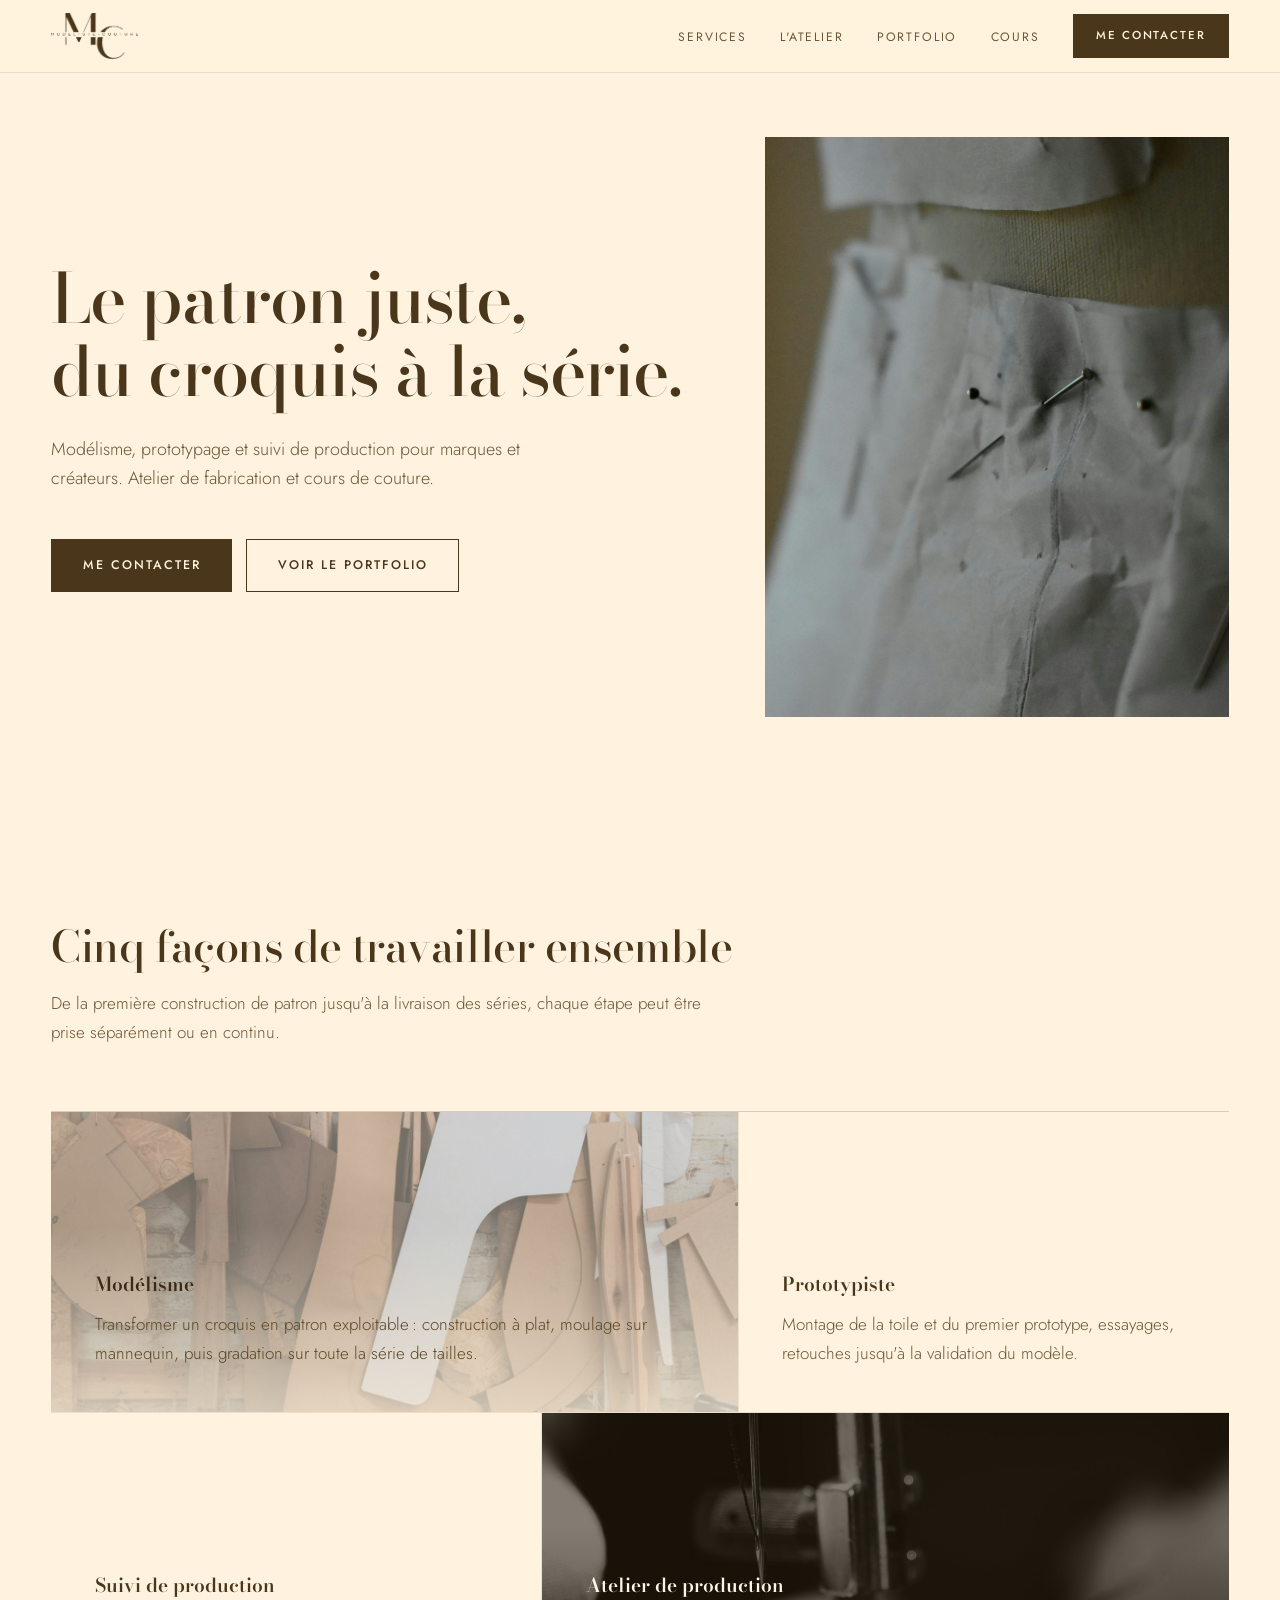
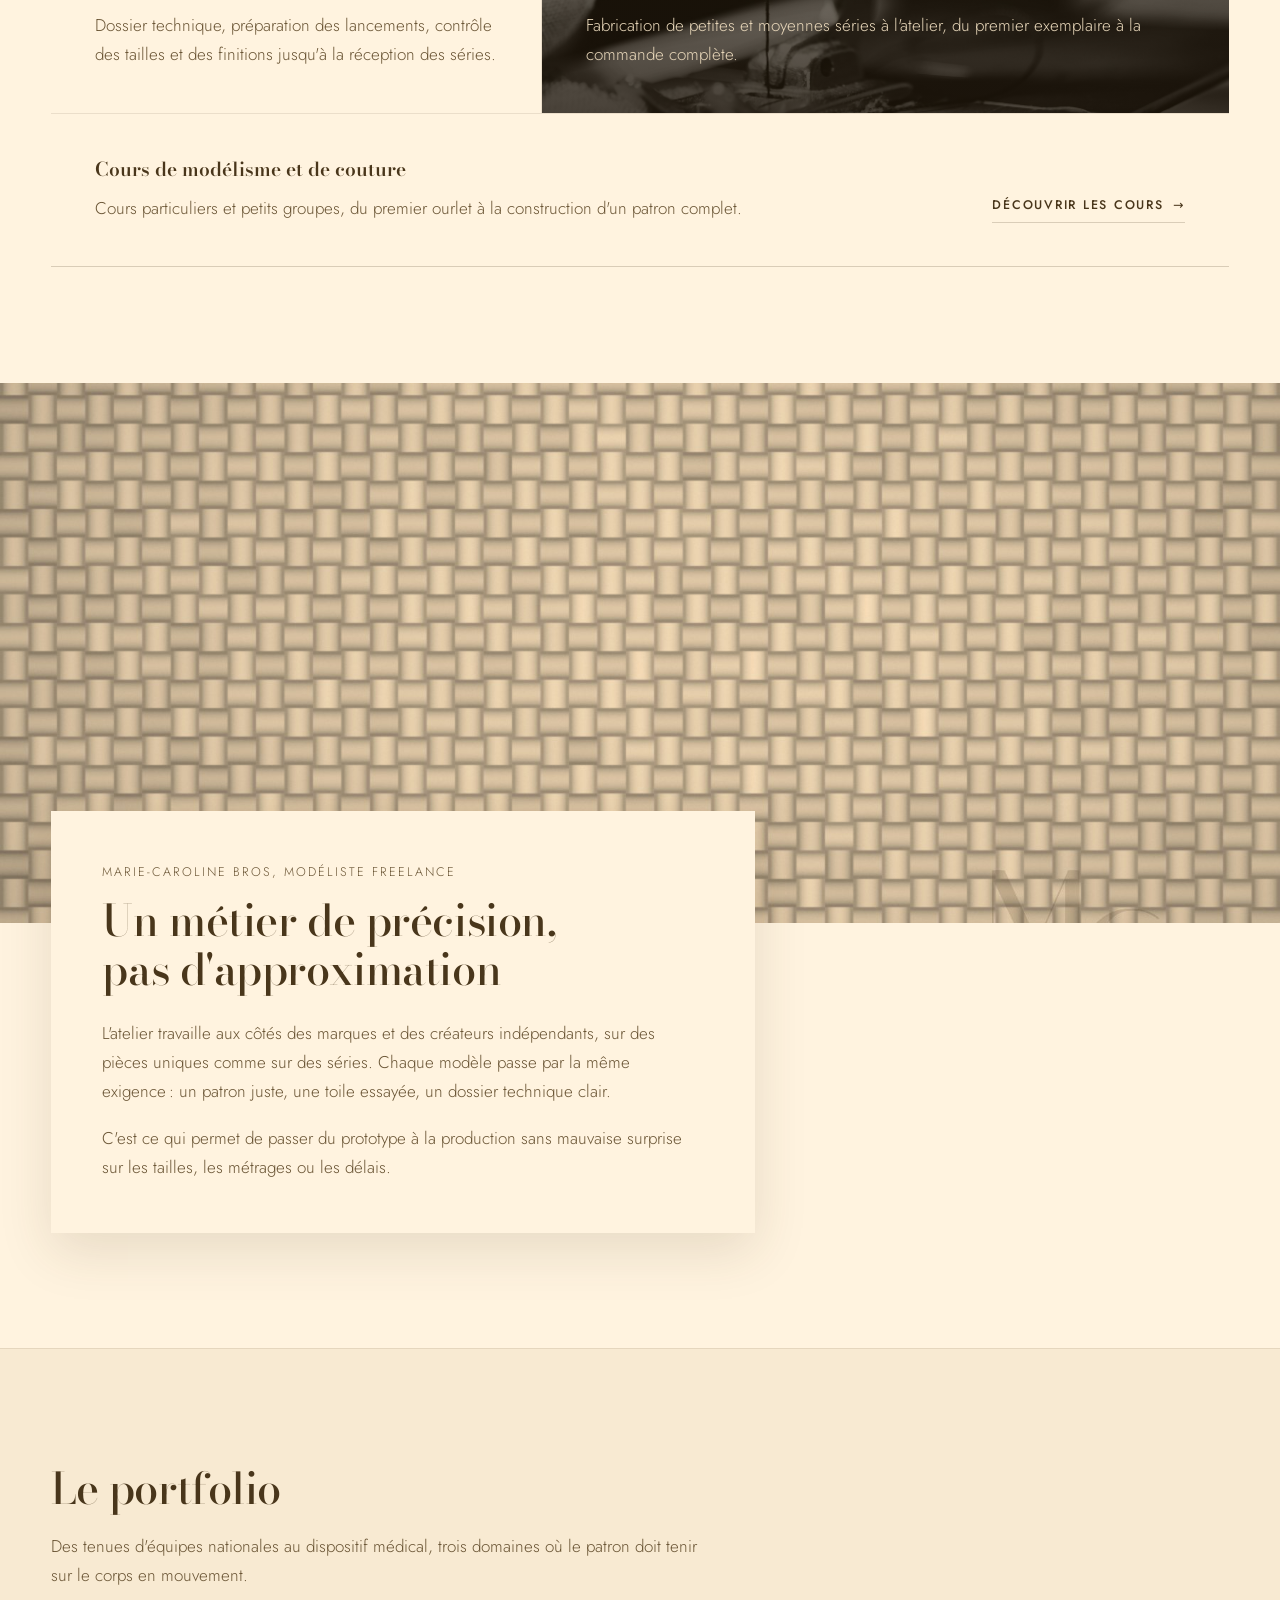
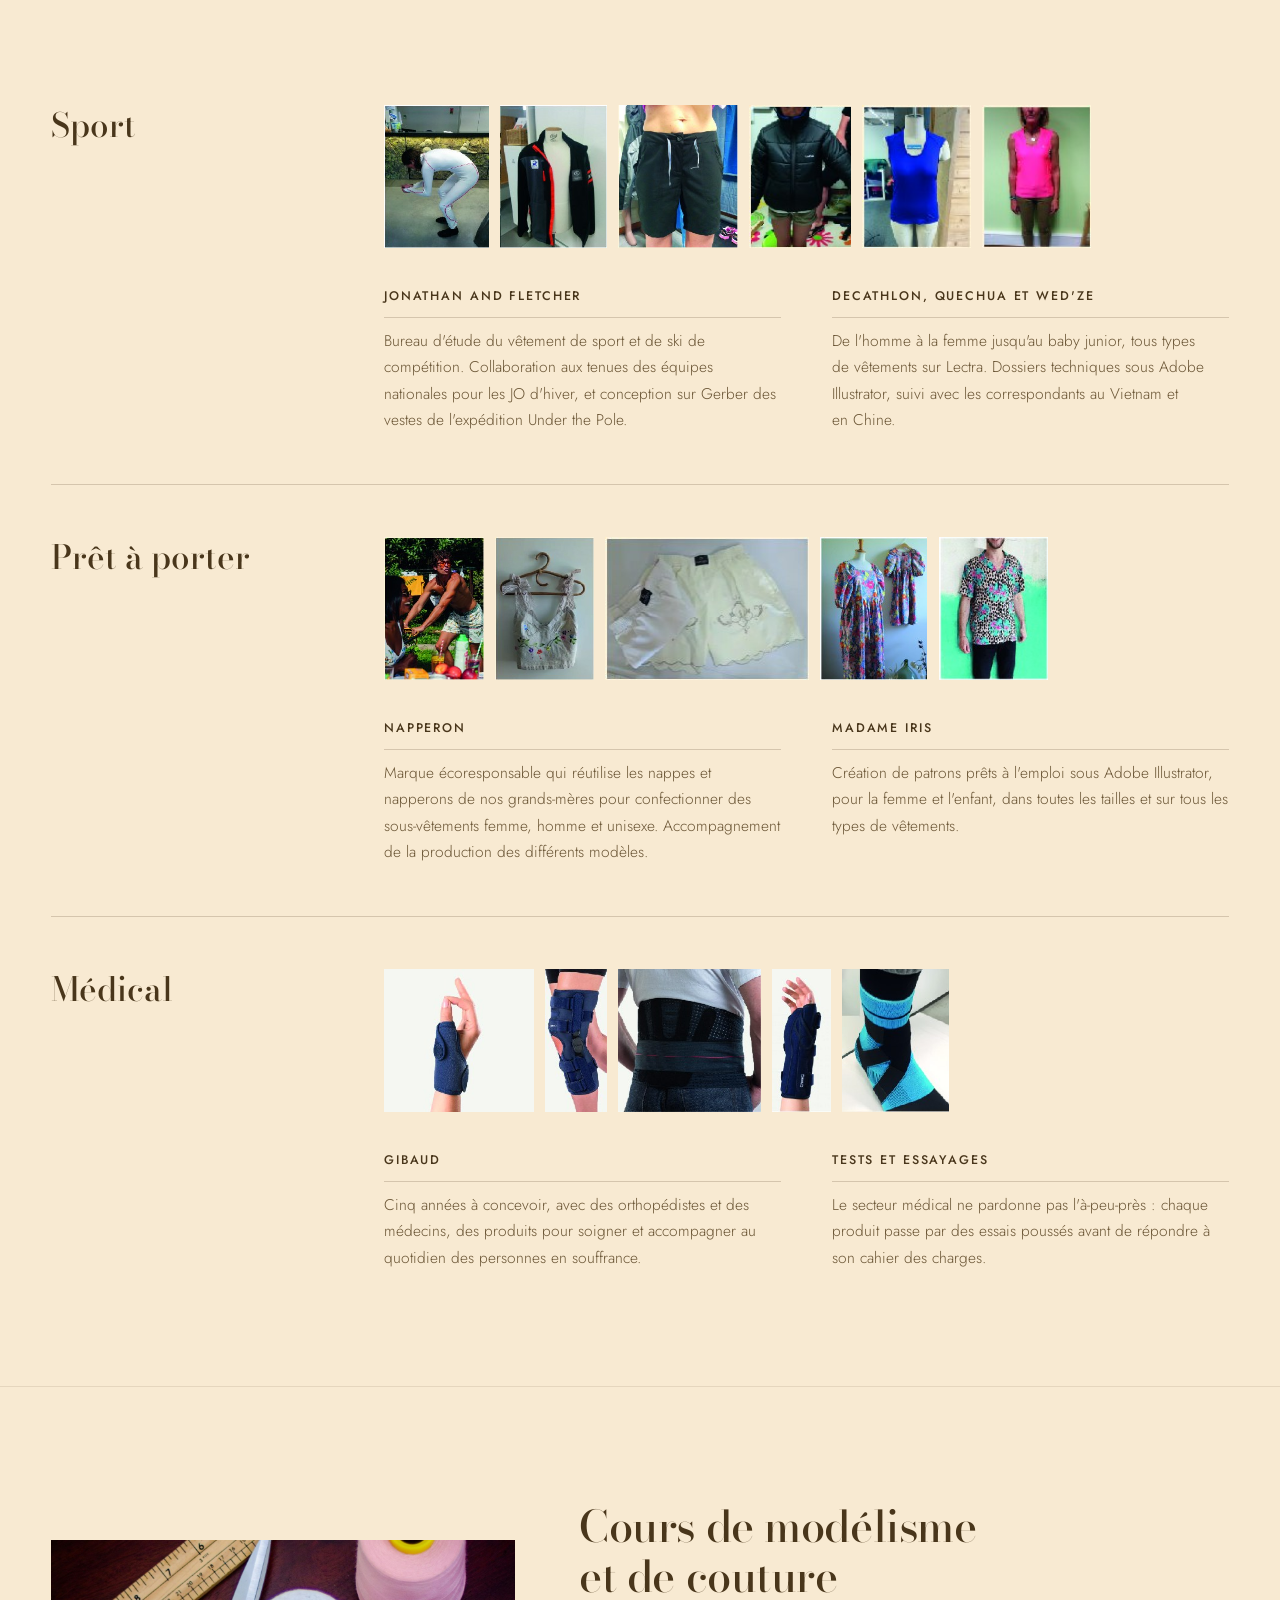
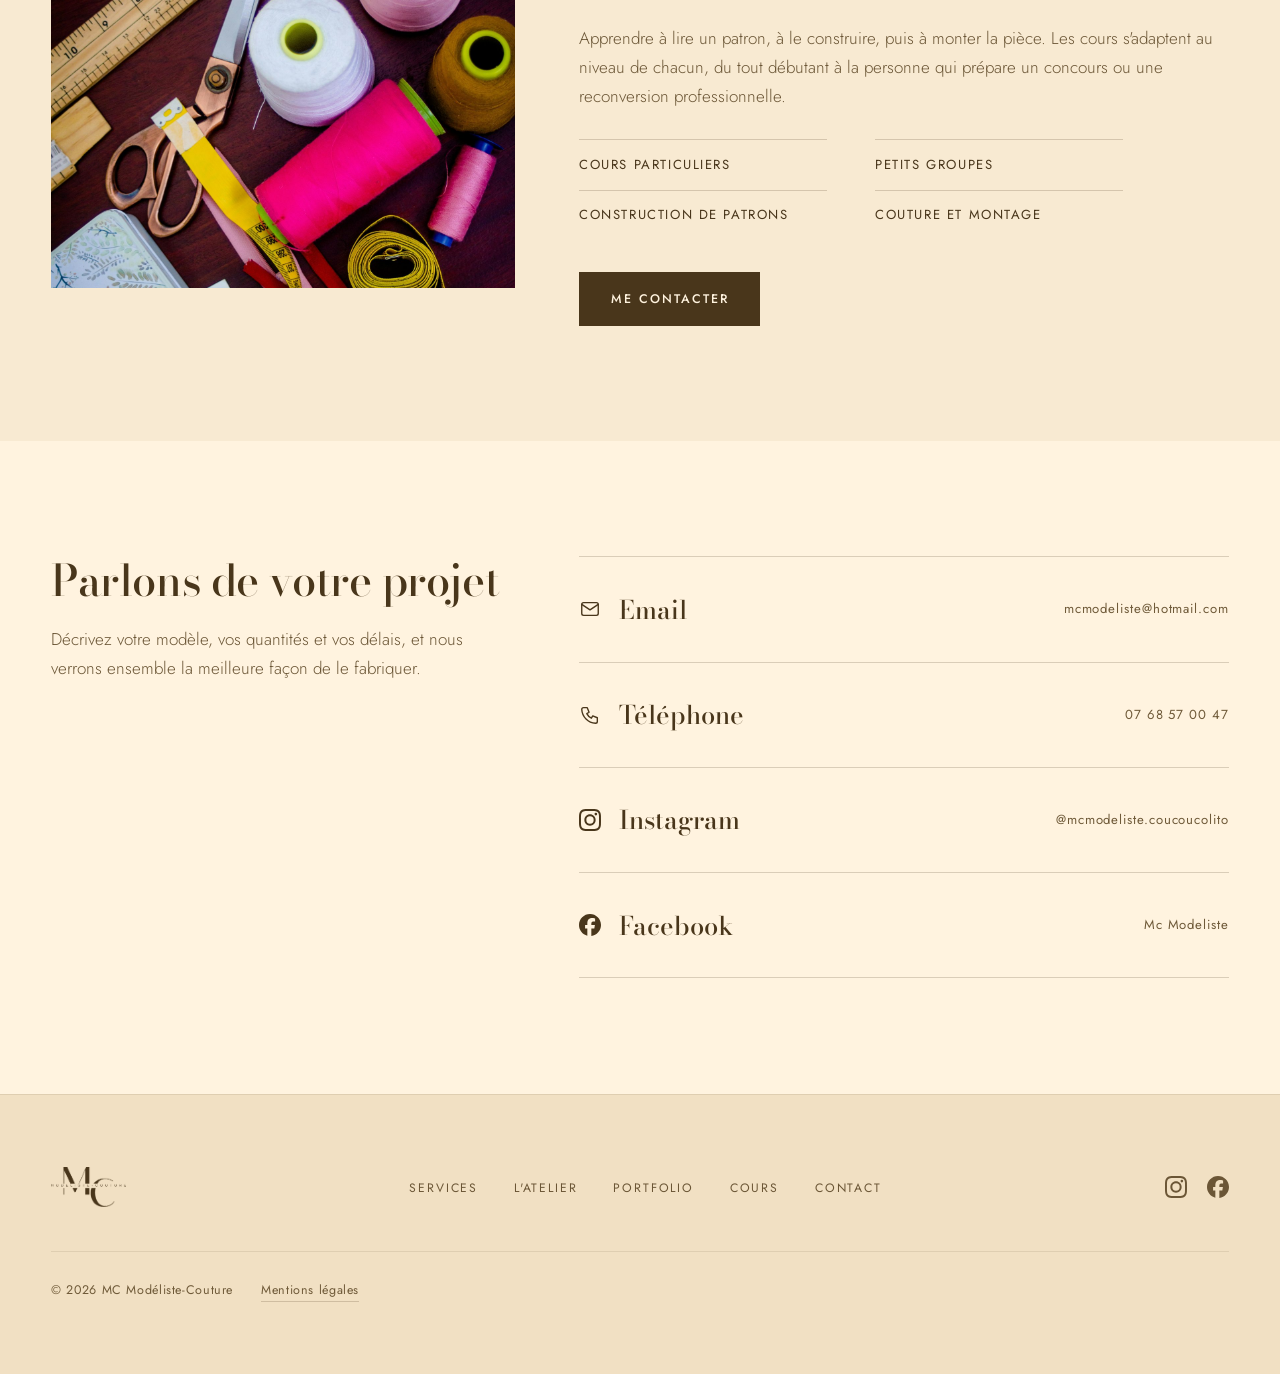
<file: index.html>
<!doctype html>
<html lang="fr">
<head>
<meta charset="utf-8">
<meta name="viewport" content="width=device-width, initial-scale=1">
<script>document.documentElement.classList.add('js');</script>
<title>MC Modéliste-Couture | Modélisme, prototypage et production</title>
<meta name="description" content="Marie-Caroline Bros, modéliste prototypiste freelance : patronage, prototypage, suivi et atelier de production, cours de couture. Sport, prêt-à-porter et médical.">
<link rel="canonical" href="https://carambar182.github.io/MCModelisteWebsite/">

<meta property="og:type" content="website">
<meta property="og:locale" content="fr_FR">
<meta property="og:site_name" content="MC Modéliste-Couture">
<meta property="og:title" content="MC Modéliste-Couture | Modélisme, prototypage et production">
<meta property="og:description" content="Du croquis au vêtement fini : patronage, prototypage, suivi de production, atelier et cours de couture.">
<meta property="og:image" content="assets/og-image.jpg">
<meta name="twitter:card" content="summary_large_image">

<link rel="icon" href="assets/favicon.ico" sizes="any">
<link rel="icon" href="assets/favicon-512.png" type="image/png" sizes="512x512">
<link rel="apple-touch-icon" href="assets/apple-touch-icon.png">
<meta name="theme-color" content="#FFF3DF" media="(prefers-color-scheme: light)">
<meta name="theme-color" content="#211710" media="(prefers-color-scheme: dark)">

<link rel="preload" href="assets/fonts/bodoni-moda-latin.woff2" as="font" type="font/woff2" crossorigin>
<link rel="preload" href="assets/fonts/jost-latin.woff2" as="font" type="font/woff2" crossorigin>
<link rel="stylesheet" href="assets/fonts/fonts.css">
<link rel="stylesheet" href="assets/css/style.css">

<script type="application/ld+json">
{
  "@context": "https://schema.org",
  "@type": "ProfessionalService",
  "name": "MC Modéliste-Couture",
  "description": "Modéliste prototypiste : patronage, prototypage, suivi de production, atelier de fabrication et cours de modélisme et de couture.",
  "image": "assets/og-image.jpg",
  "founder": { "@type": "Person", "name": "Marie-Caroline Bros", "jobTitle": "Modéliste prototypiste" },
  "knowsAbout": ["Modélisme", "Patronage", "Prototypage", "Vêtement de sport", "Prêt-à-porter", "Textile médical"],
  "email": "mcmodeliste@hotmail.com",
  "telephone": "+33768570047",
  "areaServed": "FR",
  "sameAs": [
    "https://www.facebook.com/profile.php?id=61576766272760",
    "https://www.instagram.com/mcmodeliste.coucoucolito"
  ]
}
</script>
</head>

<body>
<a class="skip-link" href="#contenu">Aller au contenu</a>

<header class="site-header" id="haut">
  <div class="site-header__inner">
    <a class="brand" href="#haut" aria-label="MC Modéliste-Couture, accueil">
      <img src="assets/logo-mc.png" alt="MC Modéliste-Couture" width="357" height="190" decoding="async">
    </a>

    <nav class="site-nav" id="menu" aria-label="Navigation principale">
      <ul>
        <li><a href="#services">Services</a></li>
        <li><a href="#atelier">L'atelier</a></li>
        <li><a href="#portfolio">Portfolio</a></li>
        <li><a href="#cours">Cours</a></li>
      </ul>
      <a class="btn btn--primary site-nav__cta" href="#contact">Me contacter</a>
    </nav>

    <button class="nav-toggle" type="button" aria-expanded="false" aria-controls="menu">
      <span class="nav-toggle__bars" aria-hidden="true"></span>
      <span class="nav-toggle__label">Menu</span>
    </button>
  </div>
</header>

<main id="contenu">

  <!-- ============ HERO : split asymétrique ============ -->
  <section class="hero">
    <div class="wrap hero__inner">
      <div class="hero__text reveal">
        <h1>Le patron juste,<br class="br-desktop">du croquis à la série.</h1>
        <p class="lede">
          Modélisme, prototypage et suivi de production pour marques et créateurs.
          Atelier de fabrication et cours de couture.
        </p>
        <div class="hero__actions">
          <a class="btn btn--primary" href="#contact">Me contacter</a>
          <a class="btn btn--ghost" href="#portfolio">Voir le portfolio</a>
        </div>
      </div>

      <figure class="hero__media reveal">
        <img src="assets/img/hero.jpg"
             alt="Gros plan sur une toile de patronage épinglée à la taille d'un mannequin de couture"
             width="1400" height="1750" fetchpriority="high" decoding="async">
      </figure>
    </div>
  </section>

  <!-- ============ SERVICES : bento asymétrique, 5 cellules ============ -->
  <section class="section services" id="services">
    <div class="wrap">
      <header class="section__head reveal">
        <h2>Cinq façons de travailler ensemble</h2>
        <p>De la première construction de patron jusqu'à la livraison des séries, chaque étape peut être prise séparément ou en continu.</p>
      </header>

      <div class="bento">
        <article class="bento__cell bento__cell--wide bento__cell--photo bento__cell--patronage reveal">
          <h3>Modélisme</h3>
          <p>Transformer un croquis en patron exploitable&#8239;: construction à plat, moulage sur mannequin, puis gradation sur toute la série de tailles.</p>
        </article>

        <article class="bento__cell reveal">
          <h3>Prototypiste</h3>
          <p>Montage de la toile et du premier prototype, essayages, retouches jusqu'à la validation du modèle.</p>
        </article>

        <article class="bento__cell reveal">
          <h3>Suivi de production</h3>
          <p>Dossier technique, préparation des lancements, contrôle des tailles et des finitions jusqu'à la réception des séries.</p>
        </article>

        <article class="bento__cell bento__cell--wide bento__cell--photo bento__cell--machine reveal">
          <h3>Atelier de production</h3>
          <p>Fabrication de petites et moyennes séries à l'atelier, du premier exemplaire à la commande complète.</p>
        </article>

        <article class="bento__cell bento__cell--full reveal">
          <div>
            <h3>Cours de modélisme et de couture</h3>
            <p>Cours particuliers et petits groupes, du premier ourlet à la construction d'un patron complet.</p>
          </div>
          <a class="link-arrow" href="#cours">Découvrir les cours</a>
        </article>
      </div>
    </div>
  </section>

  <!-- ============ ATELIER : bande pleine largeur + panneau décalé ============ -->
  <section class="section atelier" id="atelier">
    <div class="atelier__media">
      <!-- Visuel provisoire. Remplacer assets/img/atelier.jpg par une photo de l'atelier
           (paysage, environ 1800x1125 px). -->
      <img src="assets/img/atelier.jpg" alt="Tissu de coton clair tissé, posé à plat sur la table de travail"
           width="1800" height="1125" loading="lazy" decoding="async">
    </div>
    <div class="wrap">
      <div class="atelier__panel reveal">
        <p class="atelier__who">Marie-Caroline Bros, modéliste freelance</p>
        <h2>Un métier de précision, pas d'approximation</h2>
        <p>
          L'atelier travaille aux côtés des marques et des créateurs indépendants, sur des pièces
          uniques comme sur des séries. Chaque modèle passe par la même exigence&#8239;: un patron juste,
          une toile essayée, un dossier technique clair.
        </p>
        <p>
          C'est ce qui permet de passer du prototype à la production sans mauvaise surprise sur
          les tailles, les métrages ou les délais.
        </p>
      </div>
    </div>
  </section>

  <!-- ============ PORTFOLIO : trois domaines, photos des modèles ============ -->
  <section class="section portfolio" id="portfolio">
    <div class="wrap">
      <header class="section__head reveal">
        <h2>Le portfolio</h2>
        <p>Des tenues d'équipes nationales au dispositif médical, trois domaines où le patron doit tenir sur le corps en mouvement.</p>
      </header>

      <article class="pf-domain reveal">
        <h3 class="pf-domain__title">Sport</h3>
        <div class="pf-domain__body">
          <div class="pf-photos">
            <img src="assets/img/portfolio/sport-ski.jpg" alt="Athlète en combinaison de ski blanche ajustée, lors d'un essayage" width="175" height="240" loading="lazy" decoding="async">
            <img src="assets/img/portfolio/sport-veste.jpg" alt="Veste d'équipe noire et rouge présentée sur mannequin" width="179" height="240" loading="lazy" decoding="async">
            <img src="assets/img/portfolio/sport-short.jpg" alt="Short de sport noir porté, vue de face" width="205" height="245" loading="lazy" decoding="async">
            <img src="assets/img/portfolio/sport-doudoune.jpg" alt="Doudoune matelassée noire portée, capuche relevée" width="110" height="155" loading="lazy" decoding="async">
            <img src="assets/img/portfolio/sport-debardeur.jpg" alt="Débardeur de sport bleu sur buste de couture" width="99" height="130" loading="lazy" decoding="async">
            <img src="assets/img/portfolio/sport-brassiere.jpg" alt="Haut de sport rose porté, vue de face" width="99" height="131" loading="lazy" decoding="async">
          </div>
          <div class="pf-clients">
            <div>
              <h4>Jonathan and Fletcher</h4>
              <p>Bureau d'étude du vêtement de sport et de ski de compétition. Collaboration aux tenues des équipes nationales pour les JO d'hiver, et conception sur Gerber des vestes de l'expédition Under the Pole.</p>
            </div>
            <div>
              <h4>Decathlon, Quechua et Wed'ze</h4>
              <p>De l'homme à la femme jusqu'au baby junior, tous types de vêtements sur Lectra. Dossiers techniques sous Adobe Illustrator, suivi avec les correspondants au Vietnam et en Chine.</p>
            </div>
          </div>
        </div>
      </article>

      <article class="pf-domain reveal">
        <h3 class="pf-domain__title">Prêt à porter</h3>
        <div class="pf-domain__body">
          <div class="pf-photos">
            <img src="assets/img/portfolio/pap-plage.jpg" alt="Short à motif floral porté en extérieur, marque Napperon" width="186" height="267" loading="lazy" decoding="async">
            <img src="assets/img/portfolio/pap-caraco.jpg" alt="Caraco en dentelle brodée de fleurs, sur cintre" width="184" height="267" loading="lazy" decoding="async">
            <img src="assets/img/portfolio/pap-short.jpg" alt="Short écru en nappe ancienne brodée, à plat" width="203" height="143" loading="lazy" decoding="async">
            <img src="assets/img/portfolio/pap-robes.jpg" alt="Deux robes fleuries présentées sur mannequins" width="154" height="205" loading="lazy" decoding="async">
            <img src="assets/img/portfolio/pap-chemise.jpg" alt="Chemise à motif imprimé portée, manches courtes" width="140" height="184" loading="lazy" decoding="async">
          </div>
          <div class="pf-clients">
            <div>
              <h4>Napperon</h4>
              <p>Marque écoresponsable qui réutilise les nappes et napperons de nos grands-mères pour confectionner des sous-vêtements femme, homme et unisexe. Accompagnement de la production des différents modèles.</p>
            </div>
            <div>
              <h4>Madame Iris</h4>
              <p>Création de patrons prêts à l'emploi sous Adobe Illustrator, pour la femme et l'enfant, dans toutes les tailles et sur tous les types de vêtements.</p>
            </div>
          </div>
        </div>
      </article>

      <article class="pf-domain reveal">
        <h3 class="pf-domain__title">Médical</h3>
        <div class="pf-domain__body">
          <div class="pf-photos">
            <img src="assets/img/portfolio/med-pouce.jpg" alt="Orthèse de pouce en textile bleu marine, portée" width="240" height="229" loading="lazy" decoding="async">
            <img src="assets/img/portfolio/med-genou.jpg" alt="Genouillère articulée bleu marine, portée" width="98" height="229" loading="lazy" decoding="async">
            <img src="assets/img/portfolio/med-lombaire.jpg" alt="Ceinture lombaire noire portée à la taille" width="240" height="240" loading="lazy" decoding="async">
            <img src="assets/img/portfolio/med-poignet.jpg" alt="Attelle de poignet bleu marine, portée" width="98" height="240" loading="lazy" decoding="async">
            <img src="assets/img/portfolio/med-cheville.jpg" alt="Chevillère de maintien turquoise et noire, portée" width="175" height="236" loading="lazy" decoding="async">
          </div>
          <div class="pf-clients">
            <div>
              <h4>Gibaud</h4>
              <p>Cinq années à concevoir, avec des orthopédistes et des médecins, des produits pour soigner et accompagner au quotidien des personnes en souffrance.</p>
            </div>
            <div>
              <h4>Tests et essayages</h4>
              <p>Le secteur médical ne pardonne pas l'à-peu-près : chaque produit passe par des essais poussés avant de répondre à son cahier des charges.</p>
            </div>
          </div>
        </div>
      </article>
    </div>
  </section>

  <!-- ============ COURS : split image / texte ============ -->
  <section class="section cours" id="cours">
    <div class="wrap cours__inner">
      <figure class="cours__media reveal">
        <img src="assets/img/cours.jpg"
             alt="Règle de coupe, ciseaux de couture, mètre ruban, bobines de fil et fermetures posés sur une table en bois"
             width="1400" height="1050" loading="lazy" decoding="async">
      </figure>

      <div class="cours__text reveal">
        <h2>Cours de modélisme et de couture</h2>
        <p>
          Apprendre à lire un patron, à le construire, puis à monter la pièce. Les cours s'adaptent
          au niveau de chacun, du tout débutant à la personne qui prépare un concours ou une
          reconversion professionnelle.
        </p>
        <ul class="cours__list">
          <li>Cours particuliers</li>
          <li>Petits groupes</li>
          <li>Construction de patrons</li>
          <li>Couture et montage</li>
        </ul>
        <a class="btn btn--primary" href="#contact">Me contacter</a>
      </div>
    </div>
  </section>

  <!-- ============ CONTACT ============ -->
  <section class="section contact" id="contact">
    <div class="wrap contact__inner">
      <div class="contact__intro reveal">
        <h2>Parlons de votre projet</h2>
        <p>
          Décrivez votre modèle, vos quantités et vos délais, et nous verrons ensemble la
          meilleure façon de le fabriquer.
        </p>
      </div>

      <ul class="contact__channels reveal">
        <li>
          <a href="mailto:mcmodeliste@hotmail.com">
            <svg class="icon" viewBox="0 0 24 24" fill="none" stroke="currentColor" stroke-width="1.5" stroke-linecap="round" stroke-linejoin="round" aria-hidden="true" focusable="false"><path d="M3 7a2 2 0 0 1 2 -2h14a2 2 0 0 1 2 2v10a2 2 0 0 1 -2 2h-14a2 2 0 0 1 -2 -2v-10"/><path d="M3 7l9 6l9 -6"/></svg>
            <span class="contact__channel-name">Email</span>
            <span class="contact__channel-handle">mcmodeliste@hotmail.com</span>
          </a>
        </li>
        <li>
          <a href="tel:+33768570047">
            <svg class="icon" viewBox="0 0 24 24" fill="none" stroke="currentColor" stroke-width="1.5" stroke-linecap="round" stroke-linejoin="round" aria-hidden="true" focusable="false"><path d="M5 4h4l2 5l-2.5 1.5a11 11 0 0 0 5 5l1.5 -2.5l5 2v4a2 2 0 0 1 -2 2a16 16 0 0 1 -15 -15a2 2 0 0 1 2 -2"/></svg>
            <span class="contact__channel-name">Téléphone</span>
            <span class="contact__channel-handle">07 68 57 00 47</span>
          </a>
        </li>
        <li>
          <a href="https://www.instagram.com/mcmodeliste.coucoucolito" target="_blank" rel="noopener noreferrer">
            <svg class="icon" viewBox="0 0 24 24" aria-hidden="true" focusable="false"><path fill="currentColor" d="M7.0301.084c-1.2768.0602-2.1487.264-2.911.5634-.7888.3075-1.4575.72-2.1228 1.3877-.6652.6677-1.075 1.3368-1.3802 2.127-.2954.7638-.4956 1.6365-.552 2.914-.0564 1.2775-.0689 1.6882-.0626 4.947.0062 3.2586.0206 3.6671.0825 4.9473.061 1.2765.264 2.1482.5635 2.9107.308.7889.72 1.4573 1.388 2.1228.6679.6655 1.3365 1.0743 2.1285 1.38.7632.295 1.6361.4961 2.9134.552 1.2773.056 1.6884.069 4.9462.0627 3.2578-.0062 3.668-.0207 4.9478-.0814 1.28-.0607 2.147-.2652 2.9098-.5633.7889-.3086 1.4578-.72 2.1228-1.3881.665-.6682 1.0745-1.3378 1.3795-2.1284.2957-.7632.4966-1.636.552-2.9124.056-1.2809.0692-1.6898.063-4.948-.0063-3.2583-.021-3.6668-.0817-4.9465-.0607-1.2797-.264-2.1487-.5633-2.9117-.3084-.7889-.72-1.4568-1.3876-2.1228C21.2982 1.33 20.628.9208 19.8378.6165 19.074.321 18.2017.1197 16.9244.0645 15.6471.0093 15.236-.005 11.977.0014 8.718.0076 8.31.0215 7.0301.0839m.1402 21.6932c-1.17-.0509-1.8053-.2453-2.2287-.408-.5606-.216-.96-.4771-1.3819-.895-.422-.4178-.6811-.8186-.9-1.378-.1644-.4234-.3624-1.058-.4171-2.228-.0595-1.2645-.072-1.6442-.079-4.848-.007-3.2037.0053-3.583.0607-4.848.05-1.169.2456-1.805.408-2.2282.216-.5613.4762-.96.895-1.3816.4188-.4217.8184-.6814 1.3783-.9003.423-.1651 1.0575-.3614 2.227-.4171 1.2655-.06 1.6447-.072 4.848-.079 3.2033-.007 3.5835.005 4.8495.0608 1.169.0508 1.8053.2445 2.228.408.5608.216.96.4754 1.3816.895.4217.4194.6816.8176.9005 1.3787.1653.4217.3617 1.056.4169 2.2263.0602 1.2655.0739 1.645.0796 4.848.0058 3.203-.0055 3.5834-.061 4.848-.051 1.17-.245 1.8055-.408 2.2294-.216.5604-.4763.96-.8954 1.3814-.419.4215-.8181.6811-1.3783.9-.4224.1649-1.0577.3617-2.2262.4174-1.2656.0595-1.6448.072-4.8493.079-3.2045.007-3.5825-.006-4.848-.0608M16.953 5.5864A1.44 1.44 0 1 0 18.39 4.144a1.44 1.44 0 0 0-1.437 1.4424M5.8385 12.012c.0067 3.4032 2.7706 6.1557 6.173 6.1493 3.4026-.0065 6.157-2.7701 6.1506-6.1733-.0065-3.4032-2.771-6.1565-6.174-6.1498-3.403.0067-6.156 2.771-6.1496 6.1738M8 12.0077a4 4 0 1 1 4.008 3.9921A3.9996 3.9996 0 0 1 8 12.0077"/></svg>
            <span class="contact__channel-name">Instagram</span>
            <span class="contact__channel-handle">@mcmodeliste.coucoucolito</span>
          </a>
        </li>
        <li>
          <a href="https://www.facebook.com/profile.php?id=61576766272760" target="_blank" rel="noopener noreferrer">
            <svg class="icon" viewBox="0 0 24 24" aria-hidden="true" focusable="false"><path fill="currentColor" d="M9.101 23.691v-7.98H6.627v-3.667h2.474v-1.58c0-4.085 1.848-5.978 5.858-5.978.401 0 .955.042 1.468.103a8.68 8.68 0 0 1 1.141.195v3.325a8.623 8.623 0 0 0-.653-.036 26.805 26.805 0 0 0-.733-.009c-.707 0-1.259.096-1.675.309a1.686 1.686 0 0 0-.679.622c-.258.42-.374.995-.374 1.752v1.297h3.919l-.386 2.103-.287 1.564h-3.246v8.245C19.396 23.238 24 18.179 24 12.044c0-6.627-5.373-12-12-12s-12 5.373-12 12c0 5.628 3.874 10.35 9.101 11.647Z"/></svg>
            <span class="contact__channel-name">Facebook</span>
            <span class="contact__channel-handle">Mc Modeliste</span>
          </a>
        </li>

      </ul>
    </div>
  </section>

</main>

<footer class="site-footer">
  <div class="wrap site-footer__inner">
    <div class="site-footer__brand">
      <img src="assets/logo-mc.png" alt="MC Modéliste-Couture" width="357" height="190" loading="lazy" decoding="async">
    </div>

    <nav class="site-footer__nav" aria-label="Navigation de bas de page">
      <ul>
        <li><a href="#services">Services</a></li>
        <li><a href="#atelier">L'atelier</a></li>
        <li><a href="#portfolio">Portfolio</a></li>
        <li><a href="#cours">Cours</a></li>
        <li><a href="#contact">Contact</a></li>
      </ul>
    </nav>

    <div class="site-footer__social">
      <a href="https://www.instagram.com/mcmodeliste.coucoucolito" target="_blank" rel="noopener noreferrer" aria-label="Instagram">
        <svg class="icon" viewBox="0 0 24 24" aria-hidden="true" focusable="false"><path fill="currentColor" d="M7.0301.084c-1.2768.0602-2.1487.264-2.911.5634-.7888.3075-1.4575.72-2.1228 1.3877-.6652.6677-1.075 1.3368-1.3802 2.127-.2954.7638-.4956 1.6365-.552 2.914-.0564 1.2775-.0689 1.6882-.0626 4.947.0062 3.2586.0206 3.6671.0825 4.9473.061 1.2765.264 2.1482.5635 2.9107.308.7889.72 1.4573 1.388 2.1228.6679.6655 1.3365 1.0743 2.1285 1.38.7632.295 1.6361.4961 2.9134.552 1.2773.056 1.6884.069 4.9462.0627 3.2578-.0062 3.668-.0207 4.9478-.0814 1.28-.0607 2.147-.2652 2.9098-.5633.7889-.3086 1.4578-.72 2.1228-1.3881.665-.6682 1.0745-1.3378 1.3795-2.1284.2957-.7632.4966-1.636.552-2.9124.056-1.2809.0692-1.6898.063-4.948-.0063-3.2583-.021-3.6668-.0817-4.9465-.0607-1.2797-.264-2.1487-.5633-2.9117-.3084-.7889-.72-1.4568-1.3876-2.1228C21.2982 1.33 20.628.9208 19.8378.6165 19.074.321 18.2017.1197 16.9244.0645 15.6471.0093 15.236-.005 11.977.0014 8.718.0076 8.31.0215 7.0301.0839m.1402 21.6932c-1.17-.0509-1.8053-.2453-2.2287-.408-.5606-.216-.96-.4771-1.3819-.895-.422-.4178-.6811-.8186-.9-1.378-.1644-.4234-.3624-1.058-.4171-2.228-.0595-1.2645-.072-1.6442-.079-4.848-.007-3.2037.0053-3.583.0607-4.848.05-1.169.2456-1.805.408-2.2282.216-.5613.4762-.96.895-1.3816.4188-.4217.8184-.6814 1.3783-.9003.423-.1651 1.0575-.3614 2.227-.4171 1.2655-.06 1.6447-.072 4.848-.079 3.2033-.007 3.5835.005 4.8495.0608 1.169.0508 1.8053.2445 2.228.408.5608.216.96.4754 1.3816.895.4217.4194.6816.8176.9005 1.3787.1653.4217.3617 1.056.4169 2.2263.0602 1.2655.0739 1.645.0796 4.848.0058 3.203-.0055 3.5834-.061 4.848-.051 1.17-.245 1.8055-.408 2.2294-.216.5604-.4763.96-.8954 1.3814-.419.4215-.8181.6811-1.3783.9-.4224.1649-1.0577.3617-2.2262.4174-1.2656.0595-1.6448.072-4.8493.079-3.2045.007-3.5825-.006-4.848-.0608M16.953 5.5864A1.44 1.44 0 1 0 18.39 4.144a1.44 1.44 0 0 0-1.437 1.4424M5.8385 12.012c.0067 3.4032 2.7706 6.1557 6.173 6.1493 3.4026-.0065 6.157-2.7701 6.1506-6.1733-.0065-3.4032-2.771-6.1565-6.174-6.1498-3.403.0067-6.156 2.771-6.1496 6.1738M8 12.0077a4 4 0 1 1 4.008 3.9921A3.9996 3.9996 0 0 1 8 12.0077"/></svg>
      </a>
      <a href="https://www.facebook.com/profile.php?id=61576766272760" target="_blank" rel="noopener noreferrer" aria-label="Facebook">
        <svg class="icon" viewBox="0 0 24 24" aria-hidden="true" focusable="false"><path fill="currentColor" d="M9.101 23.691v-7.98H6.627v-3.667h2.474v-1.58c0-4.085 1.848-5.978 5.858-5.978.401 0 .955.042 1.468.103a8.68 8.68 0 0 1 1.141.195v3.325a8.623 8.623 0 0 0-.653-.036 26.805 26.805 0 0 0-.733-.009c-.707 0-1.259.096-1.675.309a1.686 1.686 0 0 0-.679.622c-.258.42-.374.995-.374 1.752v1.297h3.919l-.386 2.103-.287 1.564h-3.246v8.245C19.396 23.238 24 18.179 24 12.044c0-6.627-5.373-12-12-12s-12 5.373-12 12c0 5.628 3.874 10.35 9.101 11.647Z"/></svg>
      </a>
    </div>

    <p class="site-footer__legal">
      <span>&copy; <span id="annee">2026</span> MC Modéliste-Couture</span>
      <a href="mentions-legales.html">Mentions légales</a>
    </p>
  </div>
</footer>

<script src="assets/js/main.js" defer></script>
</body>
</html>
</file>
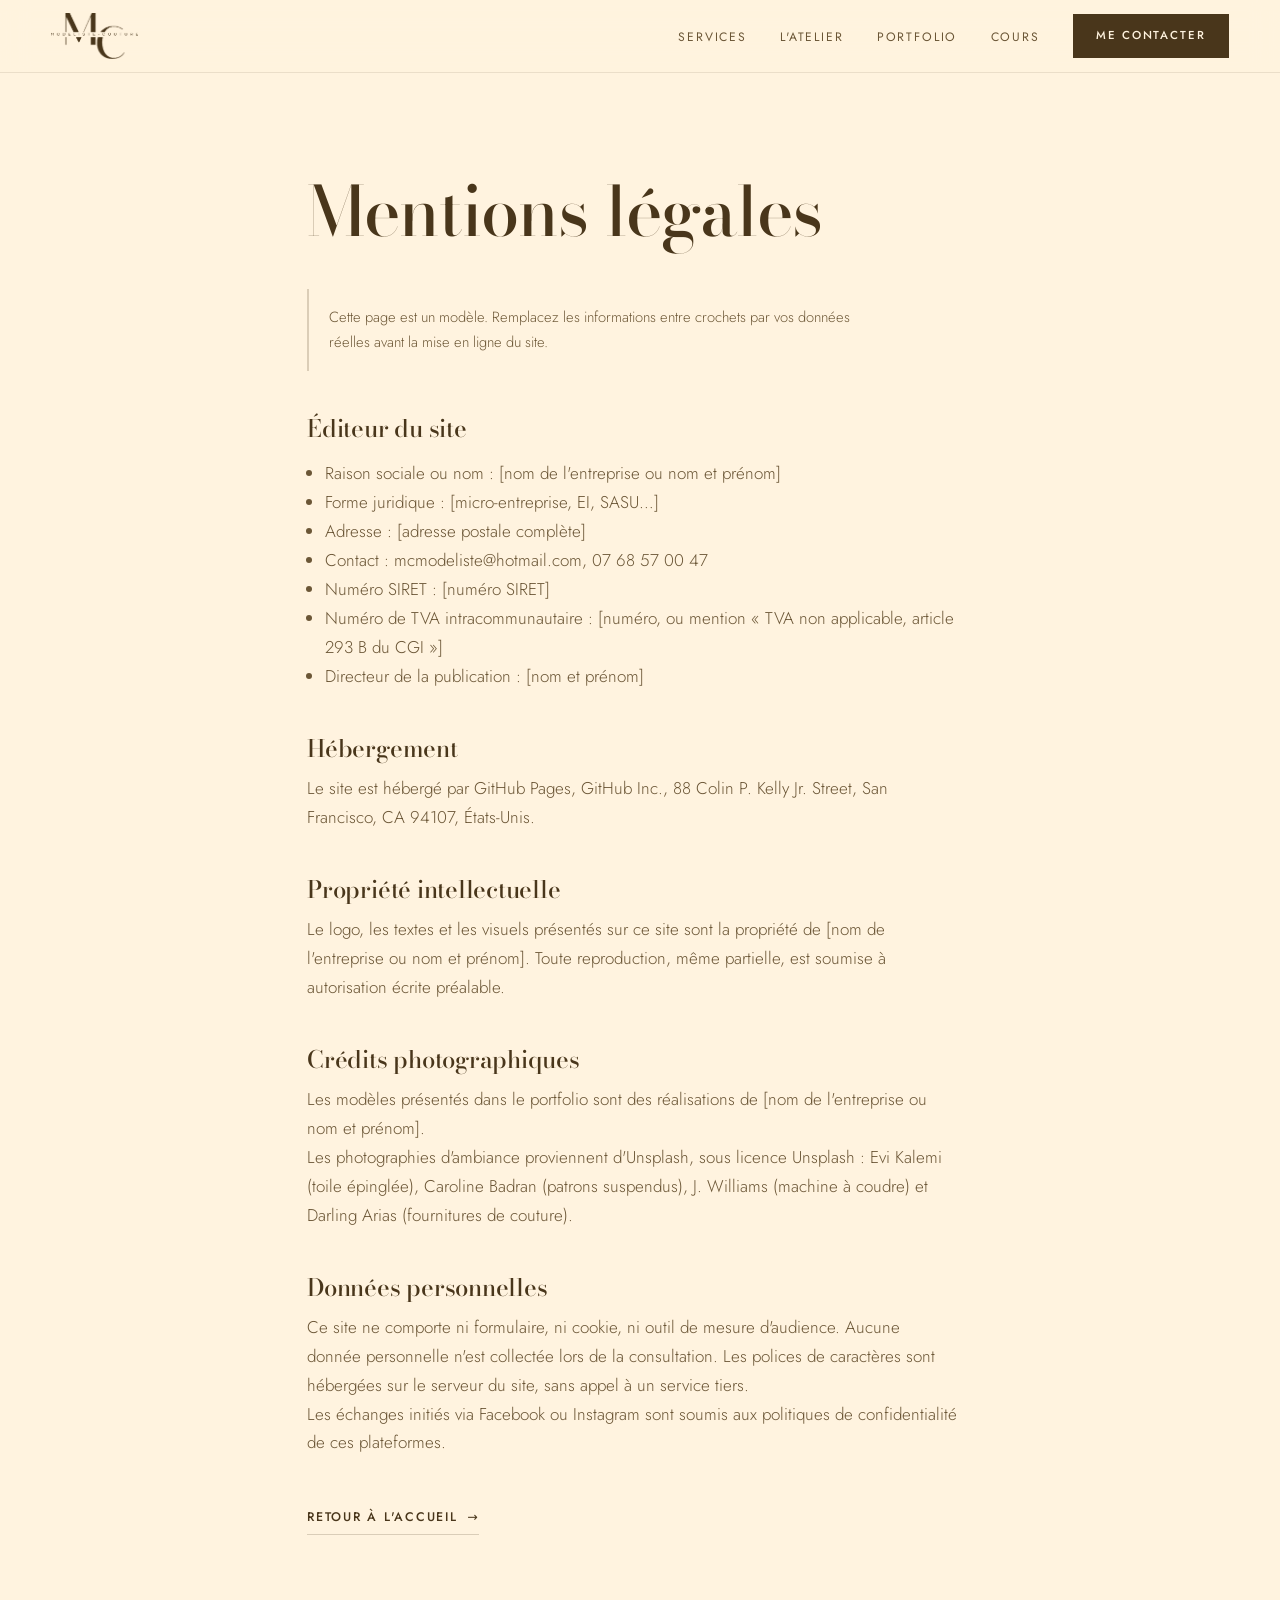
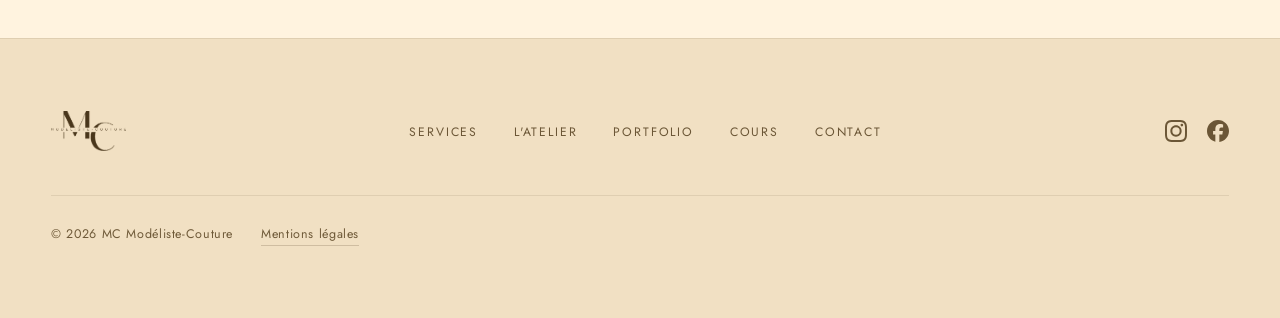
<file: mentions-legales.html>
<!doctype html>
<html lang="fr">
<head>
<meta charset="utf-8">
<meta name="viewport" content="width=device-width, initial-scale=1">
<script>document.documentElement.classList.add('js');</script>
<title>Mentions légales | MC Modéliste-Couture</title>
<meta name="description" content="Mentions légales du site MC Modéliste-Couture.">
<meta name="robots" content="noindex, follow">

<link rel="icon" href="assets/favicon.ico" sizes="any">
<link rel="icon" href="assets/favicon-512.png" type="image/png" sizes="512x512">
<link rel="apple-touch-icon" href="assets/apple-touch-icon.png">
<meta name="theme-color" content="#FFF3DF" media="(prefers-color-scheme: light)">
<meta name="theme-color" content="#211710" media="(prefers-color-scheme: dark)">

<link rel="stylesheet" href="assets/fonts/fonts.css">
<link rel="stylesheet" href="assets/css/style.css">
</head>

<body>
<a class="skip-link" href="#contenu">Aller au contenu</a>

<header class="site-header">
  <div class="site-header__inner">
    <a class="brand" href="index.html" aria-label="MC Modéliste-Couture, accueil">
      <img src="assets/logo-mc.png" alt="MC Modéliste-Couture" width="357" height="190" decoding="async">
    </a>
    <nav class="site-nav" id="menu" aria-label="Navigation principale">
      <ul>
        <li><a href="index.html#services">Services</a></li>
        <li><a href="index.html#atelier">L'atelier</a></li>
        <li><a href="index.html#portfolio">Portfolio</a></li>
        <li><a href="index.html#cours">Cours</a></li>
      </ul>
      <a class="btn btn--primary site-nav__cta" href="index.html#contact">Me contacter</a>
    </nav>
    <button class="nav-toggle" type="button" aria-expanded="false" aria-controls="menu">
      <span class="nav-toggle__bars" aria-hidden="true"></span>
      <span class="nav-toggle__label">Menu</span>
    </button>
  </div>
</header>

<main id="contenu" class="legal-page">
  <div class="wrap">
    <h1>Mentions légales</h1>

    <!-- À COMPLÉTER : les champs entre crochets sont obligatoires pour un site
         professionnel français (article 6 de la loi pour la confiance dans
         l'économie numérique). Remplacez chaque crochet, puis supprimez le
         paragraphe « note » ci-dessous. -->
    <p class="note">
      Cette page est un modèle. Remplacez les informations entre crochets par vos
      données réelles avant la mise en ligne du site.
    </p>

    <h2>Éditeur du site</h2>
    <ul>
      <li>Raison sociale ou nom : [nom de l'entreprise ou nom et prénom]</li>
      <li>Forme juridique : [micro-entreprise, EI, SASU…]</li>
      <li>Adresse : [adresse postale complète]</li>
      <li>Contact : mcmodeliste@hotmail.com, 07 68 57 00 47</li>
      <li>Numéro SIRET : [numéro SIRET]</li>
      <li>Numéro de TVA intracommunautaire : [numéro, ou mention « TVA non applicable, article 293 B du CGI »]</li>
      <li>Directeur de la publication : [nom et prénom]</li>
    </ul>

    <h2>Hébergement</h2>
    <p>
      Le site est hébergé par GitHub Pages, GitHub Inc., 88 Colin P. Kelly Jr. Street,
      San Francisco, CA 94107, États-Unis.
    </p>

    <h2>Propriété intellectuelle</h2>
    <p>
      Le logo, les textes et les visuels présentés sur ce site sont la propriété de
      [nom de l'entreprise ou nom et prénom]. Toute reproduction, même partielle, est
      soumise à autorisation écrite préalable.
    </p>

    <h2>Crédits photographiques</h2>
    <p>
      Les modèles présentés dans le portfolio sont des réalisations de
      [nom de l'entreprise ou nom et prénom].
    </p>
    <p>
      Les photographies d'ambiance proviennent d'Unsplash, sous licence Unsplash :
      Evi Kalemi (toile épinglée), Caroline Badran (patrons suspendus),
      J. Williams (machine à coudre) et Darling Arias (fournitures de couture).
    </p>

    <h2>Données personnelles</h2>
    <p>
      Ce site ne comporte ni formulaire, ni cookie, ni outil de mesure d'audience. Aucune
      donnée personnelle n'est collectée lors de la consultation. Les polices de caractères
      sont hébergées sur le serveur du site, sans appel à un service tiers.
    </p>
    <p>
      Les échanges initiés via Facebook ou Instagram sont soumis aux politiques de
      confidentialité de ces plateformes.
    </p>

    <p style="margin-top:2.75rem"><a class="link-arrow" href="index.html">Retour à l'accueil</a></p>
  </div>
</main>

<footer class="site-footer">
  <div class="wrap site-footer__inner">
    <div class="site-footer__brand">
      <img src="assets/logo-mc.png" alt="MC Modéliste-Couture" width="357" height="190" loading="lazy" decoding="async">
    </div>
    <nav class="site-footer__nav" aria-label="Navigation de bas de page">
      <ul>
        <li><a href="index.html#services">Services</a></li>
        <li><a href="index.html#atelier">L'atelier</a></li>
        <li><a href="index.html#portfolio">Portfolio</a></li>
        <li><a href="index.html#cours">Cours</a></li>
        <li><a href="index.html#contact">Contact</a></li>
      </ul>
    </nav>
    <div class="site-footer__social">
      <a href="https://www.instagram.com/mcmodeliste.coucoucolito" target="_blank" rel="noopener noreferrer" aria-label="Instagram">
        <svg class="icon" viewBox="0 0 24 24" aria-hidden="true" focusable="false"><path fill="currentColor" d="M7.0301.084c-1.2768.0602-2.1487.264-2.911.5634-.7888.3075-1.4575.72-2.1228 1.3877-.6652.6677-1.075 1.3368-1.3802 2.127-.2954.7638-.4956 1.6365-.552 2.914-.0564 1.2775-.0689 1.6882-.0626 4.947.0062 3.2586.0206 3.6671.0825 4.9473.061 1.2765.264 2.1482.5635 2.9107.308.7889.72 1.4573 1.388 2.1228.6679.6655 1.3365 1.0743 2.1285 1.38.7632.295 1.6361.4961 2.9134.552 1.2773.056 1.6884.069 4.9462.0627 3.2578-.0062 3.668-.0207 4.9478-.0814 1.28-.0607 2.147-.2652 2.9098-.5633.7889-.3086 1.4578-.72 2.1228-1.3881.665-.6682 1.0745-1.3378 1.3795-2.1284.2957-.7632.4966-1.636.552-2.9124.056-1.2809.0692-1.6898.063-4.948-.0063-3.2583-.021-3.6668-.0817-4.9465-.0607-1.2797-.264-2.1487-.5633-2.9117-.3084-.7889-.72-1.4568-1.3876-2.1228C21.2982 1.33 20.628.9208 19.8378.6165 19.074.321 18.2017.1197 16.9244.0645 15.6471.0093 15.236-.005 11.977.0014 8.718.0076 8.31.0215 7.0301.0839m.1402 21.6932c-1.17-.0509-1.8053-.2453-2.2287-.408-.5606-.216-.96-.4771-1.3819-.895-.422-.4178-.6811-.8186-.9-1.378-.1644-.4234-.3624-1.058-.4171-2.228-.0595-1.2645-.072-1.6442-.079-4.848-.007-3.2037.0053-3.583.0607-4.848.05-1.169.2456-1.805.408-2.2282.216-.5613.4762-.96.895-1.3816.4188-.4217.8184-.6814 1.3783-.9003.423-.1651 1.0575-.3614 2.227-.4171 1.2655-.06 1.6447-.072 4.848-.079 3.2033-.007 3.5835.005 4.8495.0608 1.169.0508 1.8053.2445 2.228.408.5608.216.96.4754 1.3816.895.4217.4194.6816.8176.9005 1.3787.1653.4217.3617 1.056.4169 2.2263.0602 1.2655.0739 1.645.0796 4.848.0058 3.203-.0055 3.5834-.061 4.848-.051 1.17-.245 1.8055-.408 2.2294-.216.5604-.4763.96-.8954 1.3814-.419.4215-.8181.6811-1.3783.9-.4224.1649-1.0577.3617-2.2262.4174-1.2656.0595-1.6448.072-4.8493.079-3.2045.007-3.5825-.006-4.848-.0608M16.953 5.5864A1.44 1.44 0 1 0 18.39 4.144a1.44 1.44 0 0 0-1.437 1.4424M5.8385 12.012c.0067 3.4032 2.7706 6.1557 6.173 6.1493 3.4026-.0065 6.157-2.7701 6.1506-6.1733-.0065-3.4032-2.771-6.1565-6.174-6.1498-3.403.0067-6.156 2.771-6.1496 6.1738M8 12.0077a4 4 0 1 1 4.008 3.9921A3.9996 3.9996 0 0 1 8 12.0077"/></svg>
      </a>
      <a href="https://www.facebook.com/profile.php?id=61576766272760" target="_blank" rel="noopener noreferrer" aria-label="Facebook">
        <svg class="icon" viewBox="0 0 24 24" aria-hidden="true" focusable="false"><path fill="currentColor" d="M9.101 23.691v-7.98H6.627v-3.667h2.474v-1.58c0-4.085 1.848-5.978 5.858-5.978.401 0 .955.042 1.468.103a8.68 8.68 0 0 1 1.141.195v3.325a8.623 8.623 0 0 0-.653-.036 26.805 26.805 0 0 0-.733-.009c-.707 0-1.259.096-1.675.309a1.686 1.686 0 0 0-.679.622c-.258.42-.374.995-.374 1.752v1.297h3.919l-.386 2.103-.287 1.564h-3.246v8.245C19.396 23.238 24 18.179 24 12.044c0-6.627-5.373-12-12-12s-12 5.373-12 12c0 5.628 3.874 10.35 9.101 11.647Z"/></svg>
      </a>
    </div>
    <p class="site-footer__legal">
      <span>&copy; <span id="annee">2026</span> MC Modéliste-Couture</span>
      <a href="mentions-legales.html">Mentions légales</a>
    </p>
  </div>
</footer>

<script src="assets/js/main.js" defer></script>
</body>
</html>
</file>
<file: assets/fonts/fonts.css>
/* Polices auto-hebergees (pas d'appel a Google Fonts : RGPD + performance). */

/* Bodoni Moda - variable wght 400..900, opsz 6..96. Reprend le Didone du monogramme MC. */
@font-face {
  font-family: 'Bodoni Moda';
  font-style: normal;
  font-weight: 400 700;
  font-display: swap;
  src: url(./bodoni-moda-latin.woff2) format('woff2');
  unicode-range: U+0000-00FF, U+0131, U+0152-0153, U+02BB-02BC, U+02C6, U+02DA, U+02DC, U+0304, U+0308, U+0329, U+2000-206F, U+20AC, U+2122, U+2191, U+2193, U+2212, U+2215, U+FEFF, U+FFFD;
}
@font-face {
  font-family: 'Bodoni Moda';
  font-style: normal;
  font-weight: 400 700;
  font-display: swap;
  src: url(./bodoni-moda-latin-ext.woff2) format('woff2');
  unicode-range: U+0100-02BA, U+02BD-02C5, U+02C7-02CC, U+02CE-02D7, U+02DD-02FF, U+0304, U+0308, U+0329, U+1D00-1DBF, U+1E00-1E9F, U+1EF2-1EFF, U+2020, U+20A0-20AB, U+20AD-20C0, U+2113, U+2C60-2C7F, U+A720-A7FF;
}

/* Jost - variable wght 100..900. Reprend le lettrage geometrique du wordmark. */
@font-face {
  font-family: 'Jost';
  font-style: normal;
  font-weight: 200 700;
  font-display: swap;
  src: url(./jost-latin.woff2) format('woff2');
  unicode-range: U+0000-00FF, U+0131, U+0152-0153, U+02BB-02BC, U+02C6, U+02DA, U+02DC, U+0304, U+0308, U+0329, U+2000-206F, U+20AC, U+2122, U+2191, U+2193, U+2212, U+2215, U+FEFF, U+FFFD;
}
@font-face {
  font-family: 'Jost';
  font-style: normal;
  font-weight: 200 700;
  font-display: swap;
  src: url(./jost-latin-ext.woff2) format('woff2');
  unicode-range: U+0100-02BA, U+02BD-02C5, U+02C7-02CC, U+02CE-02D7, U+02DD-02FF, U+0304, U+0308, U+0329, U+1D00-1DBF, U+1E00-1E9F, U+1EF2-1EFF, U+2020, U+20A0-20AB, U+20AD-20C0, U+2113, U+2C60-2C7F, U+A720-A7FF;
}
</file>
<file: assets/css/style.css>
/* ==========================================================================
   MC Modéliste-Couture
   Palette et typographie reprises du logo : brun #49361B sur crème #FFF3DF,
   monogramme Didone (Bodoni Moda) + lettrage géométrique (Jost).
   Un seul accent, un seul rayon de bord (0), un seul thème à la fois.
   ========================================================================== */

:root {
  --paper:      #FFF3DF;
  --paper-2:    #F8EAD2;
  --paper-3:    #F1E0C3;
  --ink:        #49361B;
  --ink-soft:   #6B5636;
  --ink-mute:   #6F5A39;
  --line:       rgba(73, 54, 27, .20);
  --line-soft:  rgba(73, 54, 27, .11);
  --shadow:     0 18px 50px rgba(73, 54, 27, .13);
  --img-filter: none;
  --logo-filter: none;

  --cell-veil-dark:      rgba(41, 30, 15, .58);
  --cell-veil-light:     rgba(255, 243, 223, .40);
  --cell-scrim-on-dark:  rgba(25, 17, 8, .55);
  --cell-scrim-on-light: rgba(255, 243, 223, .62);
  --cell-ink-light:      #3A2A14;
  --cell-ink-soft-light: #5C4726;

  --nav-h: 72px;
  --wrap: 1280px;
  --gutter: clamp(1.25rem, 4vw, 3.5rem);
  --radius: 0;

  --serif: 'Bodoni Moda', 'Didot', 'Times New Roman', serif;
  --sans:  'Jost', 'Futura', 'Century Gothic', system-ui, sans-serif;
  --ease:  cubic-bezier(.16, 1, .3, 1);

  color-scheme: light dark;
}

/* Le thème sombre est défini une seule fois, puis appliqué dans les trois cas :
   réglage système, choix explicite « sombre », et jamais quand « clair » est
   explicitement demandé. */
@media (prefers-color-scheme: dark) {
  :root:not([data-theme="light"]) {
    --paper:      #211710;
    --paper-2:    #2A1E14;
    --paper-3:    #33251a;
    --ink:        #F5E7CF;
    --ink-soft:   #D8C4A3;
    --ink-mute:   #AE9877;
    --line:       rgba(245, 231, 207, .20);
    --line-soft:  rgba(245, 231, 207, .10);
    --shadow:     0 18px 50px rgba(0, 0, 0, .45);
    --img-filter: brightness(.78) saturate(.92);
    --logo-filter: brightness(0) invert(1) opacity(.92);

    --cell-veil-dark:      rgba(20, 13, 8, .70);
    --cell-veil-light:     rgba(33, 23, 16, .82);
    --cell-scrim-on-dark:  rgba(10, 7, 3, .58);
    --cell-scrim-on-light: rgba(18, 12, 7, .60);
    --cell-ink-light:      #F5E7CF;
    --cell-ink-soft-light: #D8C4A3;
  }
}

:root[data-theme="dark"] {
  --paper:      #211710;
  --paper-2:    #2A1E14;
  --paper-3:    #33251a;
  --ink:        #F5E7CF;
  --ink-soft:   #D8C4A3;
  --ink-mute:   #AE9877;
  --line:       rgba(245, 231, 207, .20);
  --line-soft:  rgba(245, 231, 207, .10);
  --shadow:     0 18px 50px rgba(0, 0, 0, .45);
  --img-filter: brightness(.78) saturate(.92);
  --logo-filter: brightness(0) invert(1) opacity(.92);

  --cell-veil-dark:      rgba(20, 13, 8, .70);
  --cell-veil-light:     rgba(33, 23, 16, .82);
  --cell-scrim-on-dark:  rgba(10, 7, 3, .58);
  --cell-scrim-on-light: rgba(18, 12, 7, .60);
  --cell-ink-light:      #F5E7CF;
  --cell-ink-soft-light: #D8C4A3;
}

/* --------------------------------------------------------- base --------- */

*, *::before, *::after { box-sizing: border-box; }

html {
  -webkit-text-size-adjust: 100%;
  scroll-padding-top: calc(var(--nav-h) + 1.5rem);
}

@media (prefers-reduced-motion: no-preference) {
  html { scroll-behavior: smooth; }
}

body {
  margin: 0;
  background: var(--paper);
  color: var(--ink);
  font-family: var(--sans);
  font-size: 1.0625rem;
  font-weight: 400;
  line-height: 1.7;
  -webkit-font-smoothing: antialiased;
  text-rendering: optimizeLegibility;
  overflow-x: hidden;
}

h1, h2, h3 {
  font-family: var(--serif);
  font-weight: 500;
  font-optical-sizing: auto;
  margin: 0;
  text-wrap: balance;
}

h1 {
  font-size: clamp(2.4rem, 5.6vw, 4.3rem);
  line-height: 1.07;
  letter-spacing: -.014em;
}

h2 {
  font-size: clamp(1.85rem, 3.4vw, 2.9rem);
  line-height: 1.14;
  letter-spacing: -.01em;
}

h3 {
  font-size: clamp(1.2rem, 1.5vw, 1.45rem);
  font-weight: 600;
  line-height: 1.25;
}

p { margin: 0; max-width: 65ch; text-wrap: pretty; }

img { display: block; max-width: 100%; height: auto; }

a { color: inherit; }

.wrap {
  width: 100%;
  max-width: var(--wrap);
  margin-inline: auto;
  padding-inline: var(--gutter);
}

/* Les items de grille refusent par défaut de passer sous leur taille
   min-content, ce qui fait déborder la page sur petit écran. */
.hero__inner > *,
.cours__inner > *,
.contact__inner > *,
.bento__cell { min-width: 0; }

.section { padding-block: clamp(4.5rem, 9vw, 8.5rem); }

.section__head { max-width: 46rem; margin-bottom: clamp(2.5rem, 5vw, 4rem); }
.section__head p { margin-top: 1.1rem; color: var(--ink-soft); font-weight: 300; }

.lede {
  font-size: clamp(1.05rem, 1.4vw, 1.22rem);
  font-weight: 300;
  color: var(--ink-soft);
  line-height: 1.65;
}

.skip-link {
  position: absolute;
  left: -9999px;
  top: 0;
  z-index: 100;
  background: var(--ink);
  color: var(--paper);
  padding: .85rem 1.4rem;
  font-size: .8rem;
  letter-spacing: .12em;
  text-transform: uppercase;
}
.skip-link:focus { left: 0; }

:focus-visible {
  outline: 2px solid var(--ink);
  outline-offset: 3px;
}

/* ------------------------------------------------------- boutons -------- */

.btn {
  display: inline-flex;
  align-items: center;
  justify-content: center;
  white-space: nowrap;
  border: 1px solid var(--ink);
  border-radius: var(--radius);
  padding: .95rem 1.9rem;
  font-family: var(--sans);
  font-size: .78rem;
  font-weight: 500;
  letter-spacing: .16em;
  text-transform: uppercase;
  text-decoration: none;
  cursor: pointer;
  transition: background-color .35s var(--ease), color .35s var(--ease),
              transform .2s var(--ease);
}

.btn--primary { background: var(--ink); color: var(--paper); }
.btn--ghost   { background: transparent; color: var(--ink); }

@media (hover: hover) {
  .btn--primary:hover { background: var(--ink-soft); border-color: var(--ink-soft); }
  .btn--ghost:hover   { background: var(--ink); color: var(--paper); }
  .btn:hover { transform: translateY(-1px); }
}
.btn:active { transform: translateY(1px); }

.link-arrow {
  display: inline-flex;
  align-items: center;
  gap: .6rem;
  font-size: .78rem;
  font-weight: 500;
  letter-spacing: .14em;
  text-transform: uppercase;
  text-decoration: none;
  color: var(--ink);
  border-bottom: 1px solid var(--line);
  padding-bottom: .35rem;
  transition: border-color .35s var(--ease), gap .35s var(--ease);
}
.link-arrow::after { content: "\2192"; transition: transform .35s var(--ease); }
@media (hover: hover) {
  .link-arrow:hover { border-color: var(--ink); }
  .link-arrow:hover::after { transform: translateX(4px); }
}

/* -------------------------------------------------------- entête -------- */

.site-header {
  position: sticky;
  top: env(safe-area-inset-top, 0px);
  z-index: 50;
  background: color-mix(in srgb, var(--paper) 88%, transparent);
  backdrop-filter: blur(14px);
  -webkit-backdrop-filter: blur(14px);
  border-bottom: 1px solid var(--line-soft);
}

@supports not (backdrop-filter: blur(4px)) {
  .site-header { background: var(--paper); }
}

.site-header__inner {
  height: var(--nav-h);
  max-width: var(--wrap);
  margin-inline: auto;
  padding-inline: var(--gutter);
  display: flex;
  align-items: center;
  gap: clamp(1rem, 3vw, 2.5rem);
}

.brand { margin-right: auto; display: flex; align-items: center; }
.brand img {
  height: 46px;
  width: auto;
}

.brand img,
.site-footer__brand img { filter: var(--logo-filter); }

.site-nav { display: flex; align-items: center; gap: clamp(1.25rem, 2.6vw, 2.4rem); }

.site-nav ul {
  display: flex;
  align-items: center;
  gap: clamp(1.25rem, 2.6vw, 2.4rem);
  list-style: none;
  margin: 0;
  padding: 0;
}

.site-nav a:not(.btn) {
  font-size: .76rem;
  font-weight: 400;
  letter-spacing: .15em;
  text-transform: uppercase;
  text-decoration: none;
  color: var(--ink-soft);
  padding-block: .4rem;
  border-bottom: 1px solid transparent;
  transition: color .3s var(--ease), border-color .3s var(--ease);
}
@media (hover: hover) {
  .site-nav a:not(.btn):hover { color: var(--ink); border-color: var(--ink); }
}

.site-nav__cta { padding: .7rem 1.4rem; font-size: .72rem; }

.nav-toggle {
  display: none;
  align-items: center;
  gap: .6rem;
  background: none;
  border: 0;
  padding: .5rem 0;
  color: var(--ink);
  font-family: var(--sans);
  font-size: .72rem;
  letter-spacing: .16em;
  text-transform: uppercase;
  cursor: pointer;
}

.nav-toggle__bars,
.nav-toggle__bars::before,
.nav-toggle__bars::after {
  display: block;
  width: 22px;
  height: 1px;
  background: var(--ink);
  transition: transform .3s var(--ease), opacity .2s var(--ease);
}
.nav-toggle__bars { position: relative; }
.nav-toggle__bars::before,
.nav-toggle__bars::after { content: ""; position: absolute; left: 0; }
.nav-toggle__bars::before { top: -7px; }
.nav-toggle__bars::after  { top: 7px; }

.nav-toggle[aria-expanded="true"] .nav-toggle__bars { background: transparent; }
.nav-toggle[aria-expanded="true"] .nav-toggle__bars::before { transform: translateY(7px) rotate(45deg); }
.nav-toggle[aria-expanded="true"] .nav-toggle__bars::after  { transform: translateY(-7px) rotate(-45deg); }

@media (max-width: 899px) {
  .nav-toggle { display: inline-flex; }

  .site-nav {
    position: fixed;
    inset: var(--nav-h) 0 auto 0;
    flex-direction: column;
    align-items: stretch;
    gap: 0;
    background: var(--paper);
    border-bottom: 1px solid var(--line);
    padding: 1rem var(--gutter) 2rem;
    transform: translateY(-8px);
    opacity: 0;
    visibility: hidden;
    transition: opacity .28s var(--ease), transform .28s var(--ease), visibility .28s;
  }
  .site-nav[data-open="true"] { opacity: 1; visibility: visible; transform: none; }

  .site-nav ul { flex-direction: column; align-items: stretch; gap: 0; }
  .site-nav li { border-bottom: 1px solid var(--line-soft); }
  .site-nav a:not(.btn) { display: block; padding: 1.05rem 0; font-size: .82rem; }
  .site-nav__cta { margin-top: 1.5rem; align-self: flex-start; }
}

/* ---------------------------------------------------------- hero -------- */

.hero {
  padding-top: clamp(2.5rem, 5vw, 5.5rem);
  padding-bottom: clamp(3.5rem, 7vw, 6rem);
}

.hero__inner {
  display: grid;
  gap: clamp(2.5rem, 5vw, 4.5rem);
  align-items: center;
}

@media (min-width: 900px) {
  .hero__inner { grid-template-columns: 7fr 5fr; }
}

.hero__text h1 { margin-bottom: 1.6rem; }
.hero__text .lede { max-width: 34rem; }

.br-desktop { display: none; }
@media (min-width: 900px) { .br-desktop { display: inline; } }

.hero__actions {
  display: flex;
  flex-wrap: wrap;
  gap: .9rem;
  margin-top: clamp(2rem, 3.5vw, 2.8rem);
}

.hero__media { margin: 0; }
.hero__media img {
  width: 100%;
  aspect-ratio: 4 / 5;
  object-fit: cover;
  filter: var(--img-filter);
}

@media (max-width: 899px) {
  .hero__media img { aspect-ratio: 3 / 2; }
}

/* ------------------------------------------------------ services -------- */

.bento {
  display: grid;
  gap: 1px;
  background: var(--line-soft);
  border-block: 1px solid var(--line-soft);
}

@media (min-width: 768px) {
  .bento { grid-template-columns: repeat(12, 1fr); }
  .bento__cell--wide { grid-column: span 7; }
  .bento__cell:not(.bento__cell--wide):not(.bento__cell--full) { grid-column: span 5; }
  .bento__cell--full { grid-column: 1 / -1; }
}

.bento__cell {
  position: relative;
  isolation: isolate;
  background: var(--paper);
  padding: clamp(1.9rem, 3.4vw, 3rem);
  min-height: clamp(220px, 26vw, 300px);
  display: flex;
  flex-direction: column;
  justify-content: flex-end;
  gap: .9rem;
}

.bento__cell h3 { color: var(--cell-ink, var(--ink)); }
.bento__cell p  { color: var(--cell-ink-soft, var(--ink-soft)); font-weight: 300; }

.bento__cell--photo {
  background-size: cover;
  background-position: center;
}

/* Deux couches : un voile uniforme qui tient la tuile dans le thème, et un
   dégradé vers le bas, là où se trouve le texte. Sans lui, un reflet clair de
   la photo passant sous une ligne suffit à la rendre illisible. */
.bento__cell--photo::before {
  content: "";
  position: absolute;
  inset: 0;
  z-index: -1;
  background:
    linear-gradient(to top, var(--cell-scrim), transparent 62%),
    var(--cell-veil);
}

/* Photo claire (les patrons suspendus) : voile clair, encre brune. */
.bento__cell--patronage {
  background-image: url("../img/service-patronage.jpg");
  --cell-veil: var(--cell-veil-light);
  --cell-scrim: var(--cell-scrim-on-light);
  --cell-ink: var(--cell-ink-light);
  --cell-ink-soft: var(--cell-ink-soft-light);
}

/* Photo sombre (la machine à coudre) : voile sombre, encre crème. */
.bento__cell--machine {
  background-image: url("../img/service-atelier.jpg");
  --cell-veil: var(--cell-veil-dark);
  --cell-scrim: var(--cell-scrim-on-dark);
  --cell-ink: #FDF4E5;
  --cell-ink-soft: #E7D6B9;
}

.bento__cell--full {
  min-height: 0;
  flex-direction: row;
  flex-wrap: wrap;
  align-items: flex-end;
  justify-content: space-between;
  gap: 1.75rem clamp(2rem, 5vw, 5rem);
}
.bento__cell--full > div { flex: 1 1 26rem; display: grid; gap: .8rem; }

/* ------------------------------------------------------- atelier -------- */

.atelier { padding-block: 0; }

.atelier__media img {
  width: 100%;
  height: clamp(300px, 44vw, 540px);
  object-fit: cover;
  filter: var(--img-filter);
}

.atelier__panel {
  position: relative;
  background: var(--paper);
  max-width: 44rem;
  margin-top: clamp(-7rem, -9vw, -4rem);
  margin-bottom: clamp(4.5rem, 9vw, 8.5rem);
  padding: clamp(2rem, 4vw, 3.5rem) clamp(1.75rem, 4vw, 3.5rem);
  box-shadow: var(--shadow);
  display: grid;
  gap: 1.15rem;
}
.atelier__panel h2 { margin-bottom: .35rem; }
.atelier__panel p  { color: var(--ink-soft); font-weight: 300; }

.atelier__who {
  font-size: .78rem;
  font-weight: 400;
  letter-spacing: .16em;
  text-transform: uppercase;
  color: var(--ink);
  margin-bottom: -.35rem;
}

/* ----------------------------------------------------- portfolio -------- */

.portfolio {
  background: var(--paper-2);
  border-block: 1px solid var(--line-soft);
}

.pf-domain { padding-top: clamp(2.25rem, 4vw, 3.25rem); }
.pf-domain + .pf-domain {
  margin-top: clamp(2.25rem, 4vw, 3.25rem);
  border-top: 1px solid var(--line);
}

@media (min-width: 900px) {
  .pf-domain {
    display: grid;
    grid-template-columns: 3fr 9fr;
    gap: clamp(1.5rem, 4vw, 3.5rem);
    align-items: start;
  }
  .pf-domain > * { min-width: 0; }
}

.pf-domain__title {
  font-size: clamp(1.5rem, 2.6vw, 2.1rem);
  font-weight: 500;
  margin-bottom: 1.25rem;
}
@media (min-width: 900px) {
  .pf-domain__title { margin-bottom: 0; }
}

.pf-domain__body { display: grid; gap: clamp(1.75rem, 3vw, 2.5rem); }

/* Hauteur commune, largeur libre : les photos gardent leur cadrage d'origine
   au lieu d'être rognées dans une grille régulière. */
.pf-photos {
  display: flex;
  flex-wrap: wrap;
  gap: .7rem;
}
.pf-photos img {
  height: clamp(124px, 11.2vw, 165px);
  width: auto;
  max-width: 100%;
  object-fit: cover;
  filter: var(--img-filter);
}

.pf-clients {
  display: grid;
  gap: 1.75rem clamp(2rem, 4vw, 3.5rem);
}
@media (min-width: 680px) {
  .pf-clients { grid-template-columns: repeat(2, minmax(0, 1fr)); }
}

.pf-clients h4 {
  font-family: var(--sans);
  font-size: .78rem;
  font-weight: 500;
  letter-spacing: .15em;
  text-transform: uppercase;
  margin: 0 0 .6rem;
  padding-bottom: .6rem;
  border-bottom: 1px solid var(--line);
}
.pf-clients p { color: var(--ink-soft); font-weight: 300; font-size: .97rem; }

/* --------------------------------------------------------- cours -------- */

.cours { background: var(--paper-2); }

.cours__inner {
  display: grid;
  gap: clamp(2.25rem, 5vw, 4.5rem);
  align-items: center;
}

@media (min-width: 900px) {
  .cours__inner { grid-template-columns: 5fr 7fr; }
}

.cours__media { margin: 0; }
.cours__media img {
  width: 100%;
  aspect-ratio: 4 / 3;
  object-fit: cover;
  filter: var(--img-filter);
}

.cours__text { display: grid; gap: 1.4rem; justify-items: start; }
.cours__text p { color: var(--ink-soft); font-weight: 300; }

.cours__list {
  list-style: none;
  margin: .4rem 0 .6rem;
  padding: 0;
  display: grid;
  grid-template-columns: minmax(0, 1fr);
  gap: 0 clamp(1.5rem, 4vw, 3rem);
  width: 100%;
  max-width: 34rem;
}

@media (min-width: 560px) {
  .cours__list { grid-template-columns: repeat(2, minmax(0, 1fr)); }
}
.cours__list li {
  border-top: 1px solid var(--line);
  padding: .85rem 0;
  font-size: .82rem;
  letter-spacing: .12em;
  text-transform: uppercase;
  color: var(--ink);
}

/* ------------------------------------------------------- contact -------- */

.contact__inner {
  display: grid;
  gap: clamp(2.25rem, 5vw, 4.5rem);
}

@media (min-width: 900px) {
  .contact__inner { grid-template-columns: 5fr 7fr; align-items: start; }
}

.contact__intro p { margin-top: 1.2rem; color: var(--ink-soft); font-weight: 300; }

.contact__channels { list-style: none; margin: 0; padding: 0; }
.contact__channels li { border-top: 1px solid var(--line); }
.contact__channels li:last-child { border-bottom: 1px solid var(--line); }

.contact__channels a {
  display: grid;
  grid-template-columns: auto 1fr auto;
  align-items: center;
  gap: 1.1rem;
  padding: clamp(1.3rem, 2.6vw, 1.9rem) 0;
  text-decoration: none;
  transition: padding-inline .35s var(--ease), color .35s var(--ease);
}
@media (hover: hover) {
  .contact__channels a:hover { padding-inline: .9rem; }
  .contact__channels a:hover .contact__channel-handle { color: var(--ink); }
}

.contact__channel-name {
  font-family: var(--serif);
  font-size: clamp(1.25rem, 2vw, 1.6rem);
  font-weight: 500;
}
.contact__channel-handle {
  font-size: .82rem;
  letter-spacing: .07em;
  color: var(--ink-mute);
  text-align: right;
  transition: color .35s var(--ease);
  overflow-wrap: anywhere;
}

/* Sur petit écran le pseudo passe sous le nom : côte à côte il devient illisible. */
@media (max-width: 639px) {
  .contact__channels a { grid-template-columns: auto 1fr; row-gap: .35rem; }
  .contact__channel-handle { grid-column: 1 / -1; text-align: left; }
}

.icon { width: 22px; height: 22px; flex: none; }

/* --------------------------------------------------------- pied --------- */

.site-footer {
  background: var(--paper-3);
  border-top: 1px solid var(--line-soft);
  padding-block: clamp(3rem, 6vw, 4.5rem);
}

.site-footer__inner {
  display: grid;
  gap: 2.25rem;
  align-items: center;
  grid-template-areas:
    "brand"
    "nav"
    "social"
    "legal";
}

@media (min-width: 900px) {
  .site-footer__inner {
    grid-template-columns: auto 1fr auto;
    grid-template-areas:
      "brand nav social"
      "legal legal legal";
    gap: 2.75rem 3rem;
  }
}

.site-footer__brand { grid-area: brand; }
.site-footer__brand img { height: 40px; width: auto; }

.site-footer__nav { grid-area: nav; }
.site-footer__nav ul {
  list-style: none;
  margin: 0;
  padding: 0;
  display: flex;
  flex-wrap: wrap;
  gap: .9rem clamp(1.25rem, 3vw, 2.25rem);
}
@media (min-width: 900px) { .site-footer__nav ul { justify-content: center; } }

.site-footer__nav a {
  font-size: .76rem;
  letter-spacing: .15em;
  text-transform: uppercase;
  text-decoration: none;
  color: var(--ink-soft);
  border-bottom: 1px solid transparent;
  padding-bottom: .2rem;
  transition: color .3s var(--ease), border-color .3s var(--ease);
}
@media (hover: hover) {
  .site-footer__nav a:hover { color: var(--ink); border-color: var(--ink); }
}

.site-footer__social { grid-area: social; display: flex; gap: 1.25rem; }
.site-footer__social a {
  color: var(--ink-soft);
  transition: color .3s var(--ease), transform .3s var(--ease);
  display: inline-flex;
}
@media (hover: hover) {
  .site-footer__social a:hover { color: var(--ink); transform: translateY(-2px); }
}

.site-footer__legal {
  grid-area: legal;
  max-width: none;
  display: flex;
  flex-wrap: wrap;
  gap: .6rem 1.75rem;
  padding-top: 1.75rem;
  border-top: 1px solid var(--line-soft);
  font-size: .78rem;
  letter-spacing: .05em;
  color: var(--ink-mute);
}
.site-footer__legal a { color: var(--ink-mute); text-decoration: none; border-bottom: 1px solid var(--line); }
@media (hover: hover) { .site-footer__legal a:hover { color: var(--ink); } }

/* ------------------------------------------------------ mentions -------- */

.legal-page { padding-block: clamp(3.5rem, 8vw, 6.5rem); }
.legal-page .wrap { max-width: 48rem; }
.legal-page h1 { margin-bottom: 2.5rem; }
.legal-page h2 { font-size: clamp(1.2rem, 2vw, 1.5rem); margin-top: 2.75rem; margin-bottom: .75rem; }
.legal-page p, .legal-page li { color: var(--ink-soft); font-weight: 300; }
.legal-page ul { padding-left: 1.1rem; }
.legal-page .note {
  border-left: 2px solid var(--line);
  padding: 1rem 0 1rem 1.25rem;
  margin-bottom: 2.5rem;
  color: var(--ink-mute);
  font-size: .92rem;
}

/* ----------------------------------------- révélation au défilement ----- */
/* Sert la hiérarchie de lecture : chaque bloc arrive dans l'ordre du texte.
   Ne s'active que si JS répond et si l'utilisateur n'a pas demandé moins
   de mouvement. */

@media (prefers-reduced-motion: no-preference) {
  .js .reveal {
    opacity: 0;
    transform: translateY(20px);
    transition: opacity .75s var(--ease), transform .75s var(--ease);
    transition-delay: var(--reveal-delay, 0ms);
  }
  .js .reveal.is-visible { opacity: 1; transform: none; }
}
</file>
